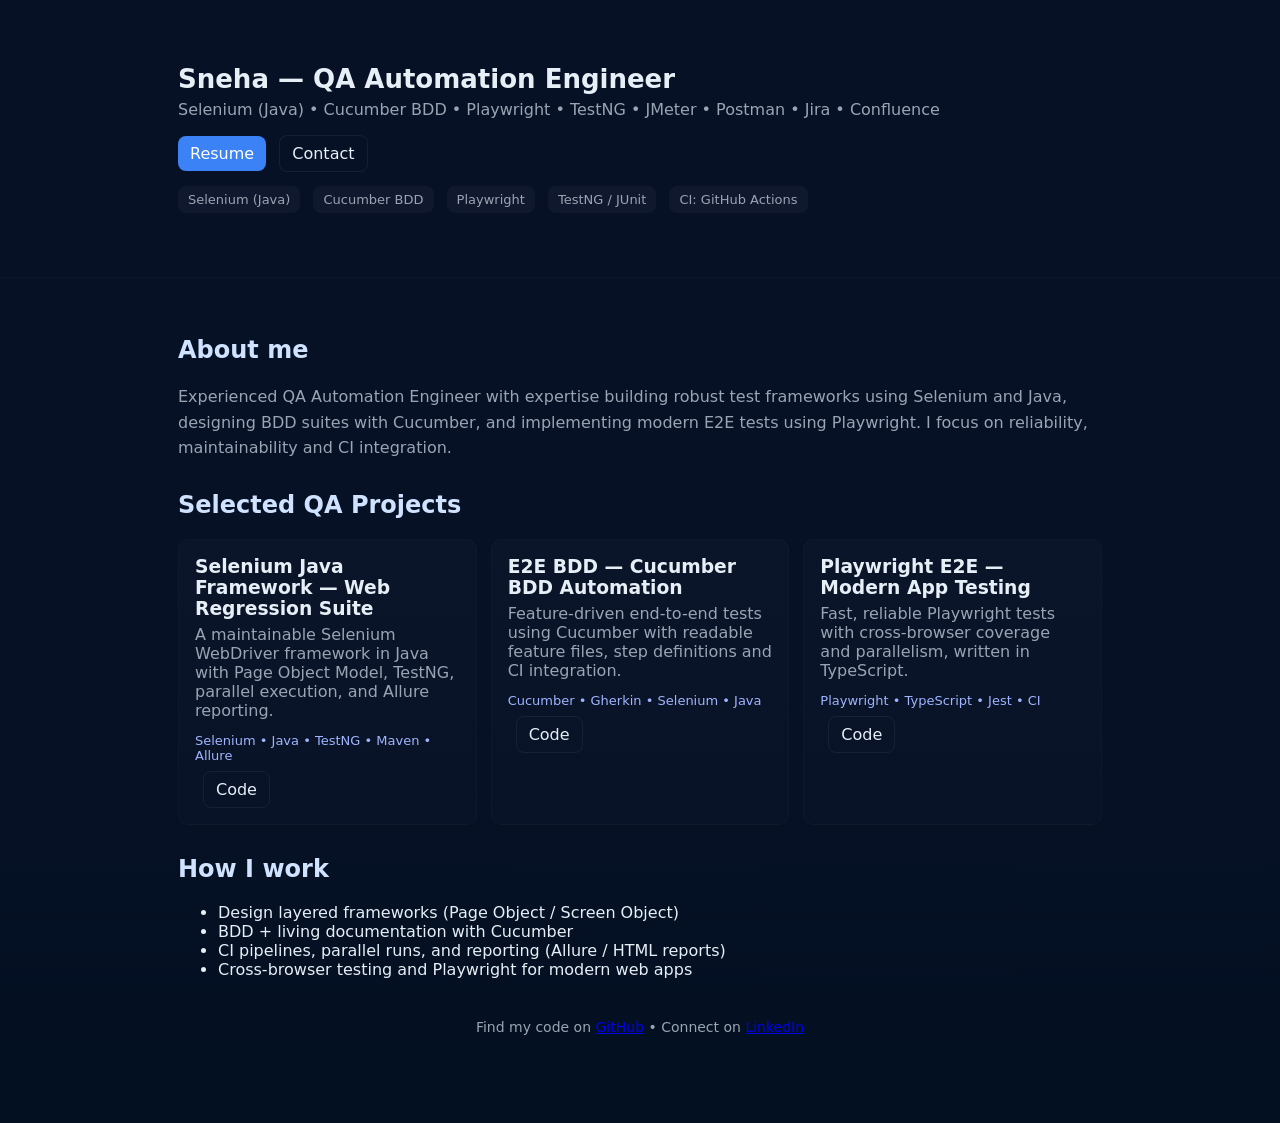
<file: doc/index.html>
<!doctype html>
<html lang="en">
<head>
  <meta charset="utf-8" />
  <meta name="viewport" content="width=device-width,initial-scale=1" />
  <title>Sneha Abraham — QA Automation Engineer</title>
  <link rel="stylesheet" href="styles.css" />
</head>
<body>
  <header class="site-header">
    <div class="container">
      <h1 id="owner-name">Sneha — QA Automation Engineer</h1>
      <p class="tagline">Selenium (Java) • Cucumber BDD • Playwright • TestNG • JMeter • Postman • Jira • Confluence</p>
      <div class="actions">
        <a id="resume-link" class="btn" href="Resume-Sneha-Abraham_QA.pdf" target="_blank" rel="noopener">Resume</a>
        <a id="contact-link" class="btn btn-outline" href="#">Contact</a>
      </div>
      <div class="skills">
        <span class="skill">Selenium (Java)</span>
        <span class="skill">Cucumber BDD</span>
        <span class="skill">Playwright</span>
        <span class="skill">TestNG / JUnit</span>
        <span class="skill">CI: GitHub Actions</span>
      </div>
    </div>
  </header>

  <main class="container">
    <section id="about">
      <h2>About me</h2>
      <p id="about-text">
        Experienced QA Automation Engineer with expertise building robust test frameworks using Selenium and Java, designing BDD suites with Cucumber, and implementing modern E2E tests using Playwright. I focus on reliability, maintainability and CI integration.
      </p>
    </section>

    <section id="projects">
      <h2>Selected QA Projects</h2>
      <div id="project-grid" class="grid"></div>
    </section>

    <section id="how-i-work">
      <h2>How I work</h2>
      <ul>
        <li>Design layered frameworks (Page Object / Screen Object)</li>
        <li>BDD + living documentation with Cucumber</li>
        <li>CI pipelines, parallel runs, and reporting (Allure / HTML reports)</li>
        <li>Cross-browser testing and Playwright for modern web apps</li>
      </ul>
    </section>

    <footer>
      <p>Find my code on <a id="github-link" href="#">GitHub</a> • Connect on <a id="linkedin-link" href="#">LinkedIn</a></p>
    </footer>
  </main>

  <script>
    // Load projects.json and render cards
    async function loadProjects() {
      try {
        const res = await fetch('projects.json');
        const projects = await res.json();
        const grid = document.getElementById('project-grid');

        projects.forEach(p => {
          const card = document.createElement('article');
          card.className = 'card';
          card.innerHTML = `
            <h3 class="proj-title"><a href="${p.repo_url}" target="_blank" rel="noopener">${p.title}</a></h3>
            <p class="proj-desc">${p.description}</p>
            <p class="proj-tech">${p.tech.join(' • ')}</p>
            <div class="proj-links">
              ${p.demo_url ? `<a href="${p.demo_url}" target="_blank" class="btn">Demo</a>` : ''}
              <a href="${p.repo_url}" target="_blank" class="btn btn-outline">Code</a>
            </div>
          `;
          grid.appendChild(card);
        });
      } catch (err) {
        console.error('Failed to load projects.json', err);
        document.getElementById('project-grid').innerHTML = '<p class="muted">Unable to load projects.</p>';
      }
    }

    // Placeholder: replace these when customizing
    document.getElementById('owner-name').textContent = 'Sneha — QA Automation Engineer';
  document.getElementById('github-link').href = 'https://github.com/Sneha5839';
  document.getElementById('linkedin-link').href = '#';
  // Point resume link to the actual PDF in the same folder. Do not override this elsewhere.
  document.getElementById('resume-link').href = 'Resume-Sneha-Abraham_QA.pdf';
  document.getElementById('contact-link').href = 'mailto:sneha.abraham19@yahoo.com';

    loadProjects();
  </script>
</body>
</html>
</file>
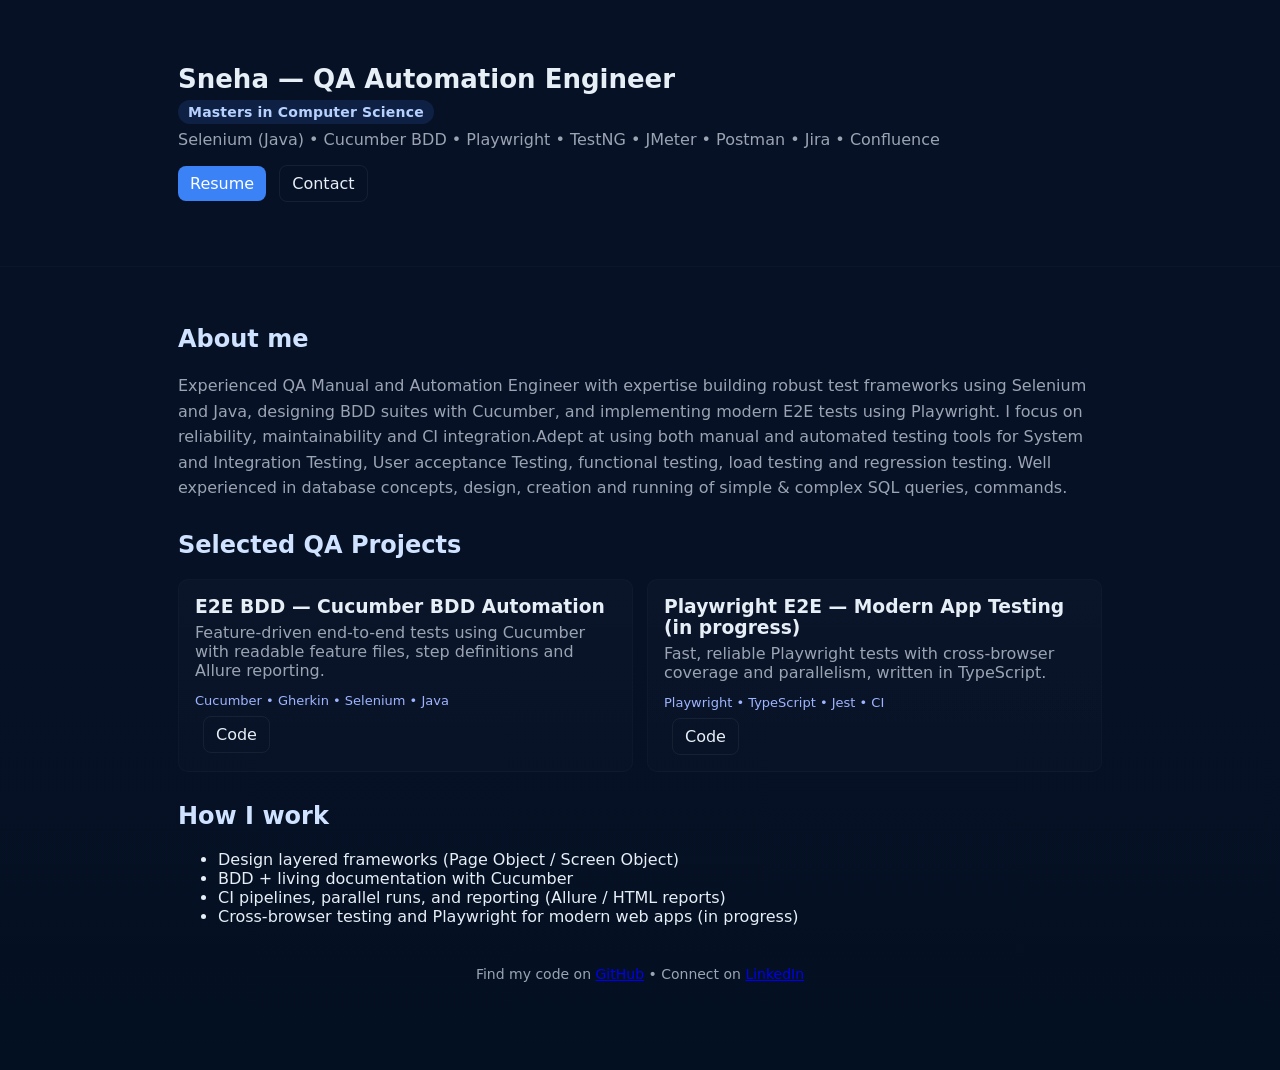
<file: docs/index.html>
<!doctype html>
<html lang="en">
<head>
  <meta charset="utf-8" />
  <meta name="viewport" content="width=device-width,initial-scale=1" />
  <title>Sneha Abraham — QA Automation Engineer</title>
  <link rel="stylesheet" href="styles.css" />
</head>
<body>
  <header class="site-header">
    <div class="container">
      <h1 id="owner-name">Sneha — QA Automation Engineer</h1>
      <p class="subtitle">Masters in Computer Science</p>
      <p class="tagline">Selenium (Java) • Cucumber BDD • Playwright • TestNG • JMeter • Postman • Jira • Confluence</p>

      <div class="actions">
        <a id="resume-link" class="btn" href="Sneha_Abraham_QA Analyst.pdf" target="_blank" rel="noopener">Resume</a>
        <a id="contact-link" class="btn btn-outline" href="#">Contact</a>
      </div>
    </div>
  </header>

  <main class="container">
    <section id="about">
      <h2>About me</h2>
      <p id="about-text">
        Experienced QA Manual and Automation Engineer with expertise building robust test frameworks using Selenium and Java, designing BDD suites with Cucumber, and implementing modern E2E tests using Playwright. I focus on reliability, maintainability and CI integration.Adept at using both manual and automated testing tools for System and Integration
Testing, User acceptance Testing, functional testing, load testing and regression testing. Well experienced in database concepts, design, creation and running of simple & complex SQL queries, commands.
      </p>
    </section>

    <section id="projects">
      <h2>Selected QA Projects</h2>
      <div id="project-grid" class="grid"></div>
    </section>

    <section id="how-i-work">
      <h2>How I work</h2>
      <ul>
        <li>Design layered frameworks (Page Object / Screen Object)</li>
        <li>BDD + living documentation with Cucumber</li>
        <li>CI pipelines, parallel runs, and reporting (Allure / HTML reports)</li>
        <li>Cross-browser testing and Playwright for modern web apps (in progress)</li>
      </ul>
    </section>

    <footer>
      <p>Find my code on <a id="github-link" href="#">GitHub</a> • Connect on <a id="linkedin-link" href="#">LinkedIn</a></p>
    </footer>
  </main>

  <script>
    // Load projects.json and render cards
    async function loadProjects() {
      try {
        const res = await fetch(`projects.json?v=${Date.now()}`, { cache: 'no-store' });
        const projects = await res.json();
        const grid = document.getElementById('project-grid');

        grid.innerHTML = '';

        projects.forEach(p => {
          const card = document.createElement('article');
          card.className = 'card';
          card.innerHTML = `
            <h3 class="proj-title"><a href="${p.repo_url}" target="_blank" rel="noopener">${p.title}</a></h3>
            <p class="proj-desc">${p.description}</p>
            <p class="proj-tech">${p.tech.join(' • ')}</p>
            <div class="proj-links">
              ${p.demo_url ? `<a href="${p.demo_url}" target="_blank" class="btn">Demo</a>` : ''}
              <a href="${p.repo_url}" target="_blank" class="btn btn-outline">Code</a>
            </div>
          `;
          grid.appendChild(card);
        });
      } catch (err) {
        console.error('Failed to load projects.json', err);
        document.getElementById('project-grid').innerHTML = '<p class="muted">Unable to load projects.</p>';
      }
    }

    // Placeholder: replace these when customizing
    document.getElementById('owner-name').textContent = 'Sneha — QA Automation Engineer';
  document.getElementById('github-link').href = 'https://github.com/Sneha5839';
  document.getElementById('linkedin-link').href = 'https://www.linkedin.com/in/sneha-abraham-0a189692/';
  // Point resume link to the actual PDF in the same folder. Do not override this elsewhere.
  document.getElementById('resume-link').href = 'Sneha_Abraham_QA Analyst.pdf';
  document.getElementById('contact-link').href = 'mailto:sneha.abraham19@yahoo.com';

    loadProjects();
  </script>
</body>
</html>
</file>
<file: doc/styles.css>
:root{
  --bg:#0f1724;
  --card:#0b1220;
  --muted:#9aa4b2;
  --accent:#3b82f6;
  --text:#e6eef6;
}

*{box-sizing:border-box}
body{
  margin:0;
  font-family:Inter,Segoe UI,Roboto,system-ui,-apple-system,"Helvetica Neue",Arial;
  background:linear-gradient(180deg,#071126 0%, #071126 60%, #031021 100%);
  color:var(--text);
  -webkit-font-smoothing:antialiased;
}
.container{max-width:980px;margin:0 auto;padding:28px}
.site-header{padding:36px 0;border-bottom:1px solid rgba(255,255,255,0.02)}
.site-header .tagline{color:var(--muted);margin-top:6px}
.skills{margin-top:14px}
.skill{display:inline-block;background:rgba(255,255,255,0.03);padding:6px 10px;border-radius:8px;margin-right:8px;color:var(--muted);font-size:13px}

.btn{display:inline-block;padding:8px 12px;background:var(--accent);color:white;border-radius:8px;text-decoration:none}
.btn-outline{border:1px solid rgba(255,255,255,0.06);background:transparent;color:var(--text);padding:8px 12px;margin-left:8px}

h1{margin:0;font-size:26px}
h2{color:#cfe2ff;margin-top:30px}
#about-text{color:var(--muted);line-height:1.6}

.grid{display:grid;grid-template-columns:repeat(auto-fit,minmax(260px,1fr));gap:14px;margin-top:16px}
.card{background:linear-gradient(180deg, rgba(255,255,255,0.02), rgba(255,255,255,0.01));border-radius:10px;padding:16px;border:1px solid rgba(255,255,255,0.02)}
.card .proj-title{margin:0 0 6px 0}
.card .proj-title a{color:var(--text);text-decoration:none}
.proj-desc{color:var(--muted);margin:6px 0}
.proj-tech{font-size:13px;color:#9fb4ff;margin-bottom:8px}



footer{margin:40px 0 60px;color:var(--muted);font-size:14px;text-align:center}
.muted{color:var(--muted)}
@media (max-width:640px){.container{padding:20px}}
</file>
<file: docs/styles.css>
:root{
  --bg:#0f1724;
  --card:#0b1220;
  --muted:#9aa4b2;
  --accent:#3b82f6;
  --text:#e6eef6;
}

*{box-sizing:border-box}
body{
  margin:0;
  font-family:Inter,Segoe UI,Roboto,system-ui,-apple-system,"Helvetica Neue",Arial;
  background:linear-gradient(180deg,#071126 0%, #071126 60%, #031021 100%);
  color:var(--text);
  -webkit-font-smoothing:antialiased;
}
.container{max-width:980px;margin:0 auto;padding:28px}
.site-header{padding:36px 0;border-bottom:1px solid rgba(255,255,255,0.02)}
.site-header .tagline{color:var(--muted);margin-top:6px}

.btn{display:inline-block;padding:8px 12px;background:var(--accent);color:white;border-radius:8px;text-decoration:none}
.btn-outline{border:1px solid rgba(255,255,255,0.06);background:transparent;color:var(--text);padding:8px 12px;margin-left:8px}

h1{margin:0;font-size:26px}
h2{color:#cfe2ff;margin-top:30px}
.subtitle{
  display:inline-block;
  margin:6px 0 0;
  padding:4px 10px;
  border-radius:999px;
  background:rgba(59,130,246,0.15);
  color:#b7d1ff;
  font-size:14px;
  font-weight:600;
  letter-spacing:0.2px;
}
#about-text{color:var(--muted);line-height:1.6}

.grid{display:grid;grid-template-columns:repeat(auto-fit,minmax(260px,1fr));gap:14px;margin-top:16px}
.card{background:linear-gradient(180deg, rgba(255,255,255,0.02), rgba(255,255,255,0.01));border-radius:10px;padding:16px;border:1px solid rgba(255,255,255,0.02)}
.card .proj-title{margin:0 0 6px 0}
.card .proj-title a{color:var(--text);text-decoration:none}
.proj-desc{color:var(--muted);margin:6px 0}
.proj-tech{font-size:13px;color:#9fb4ff;margin-bottom:8px}



footer{margin:40px 0 60px;color:var(--muted);font-size:14px;text-align:center}
.muted{color:var(--muted)}
@media (max-width:640px){.container{padding:20px}}
</file>
